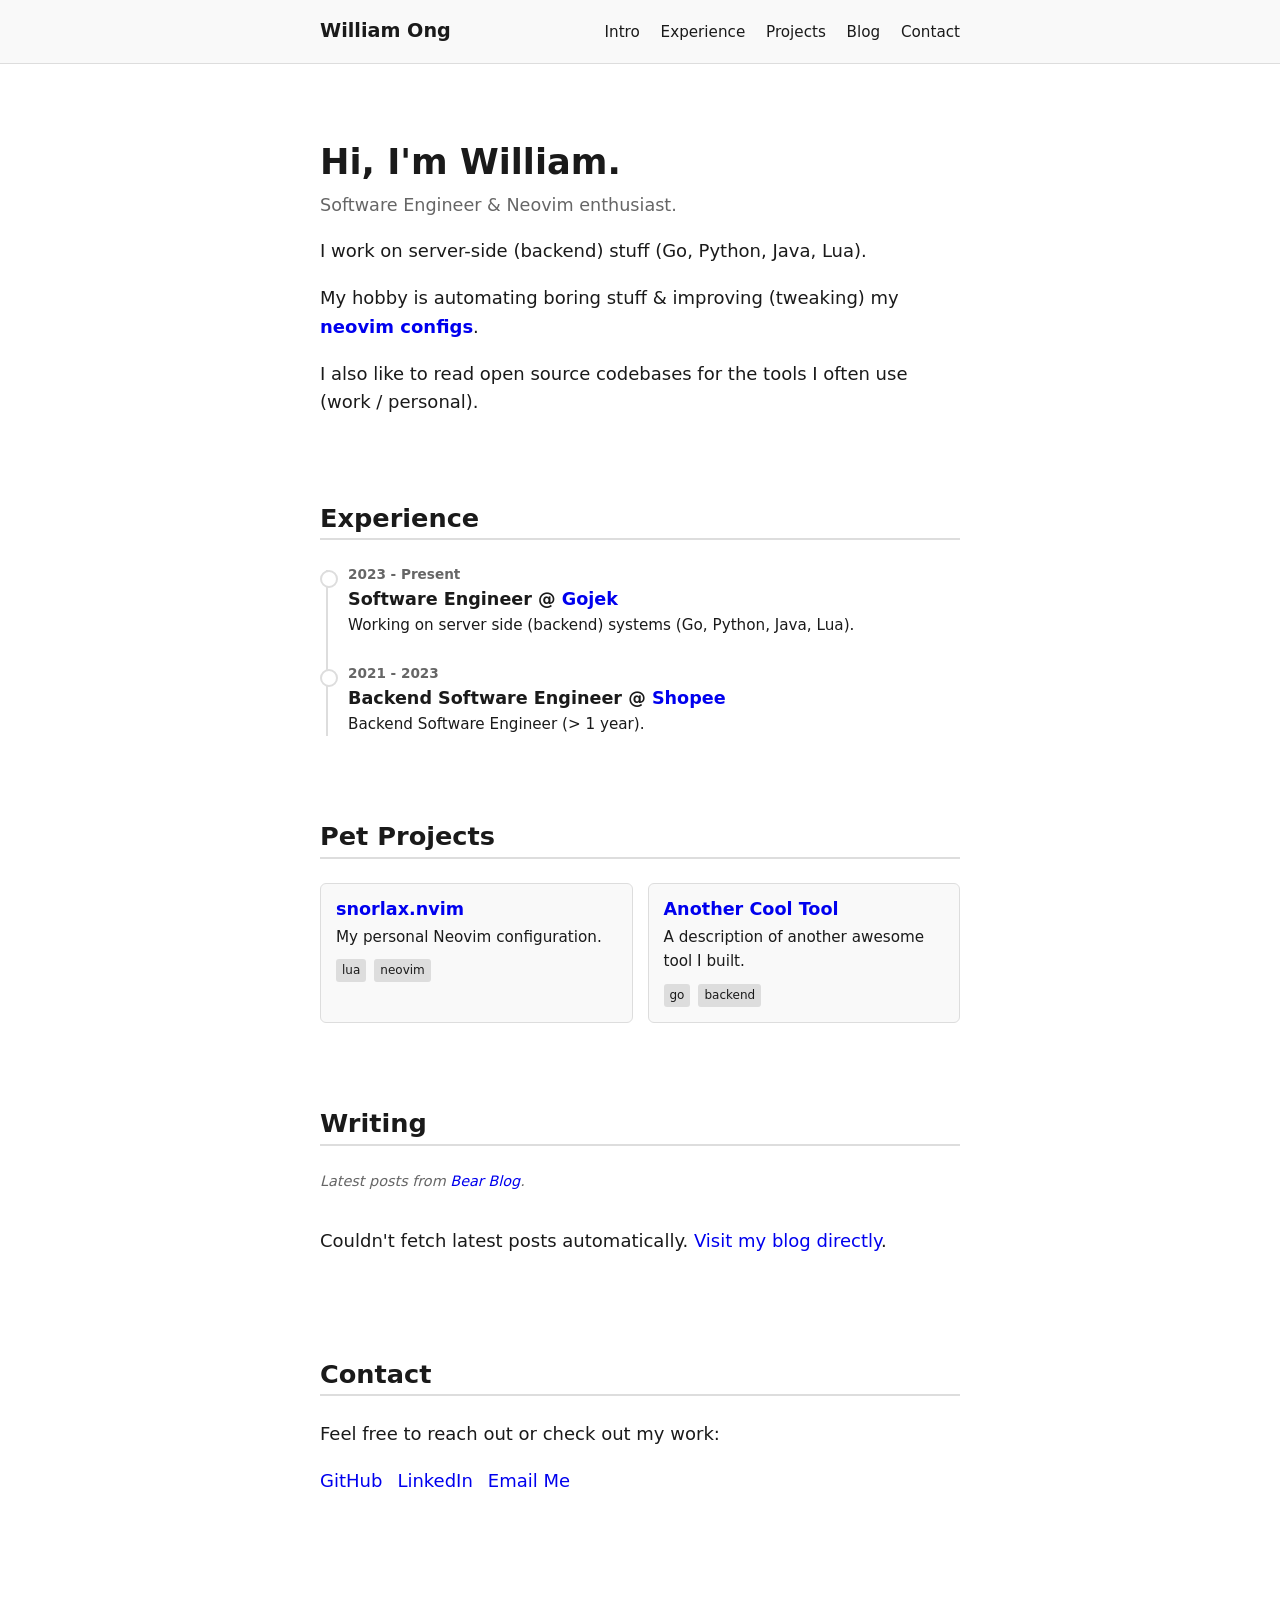
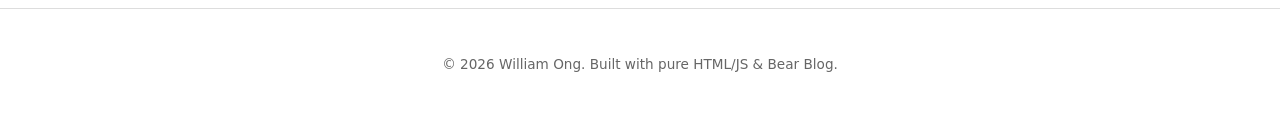
<file: index.html>
<!DOCTYPE html>
<html lang="en">
<head>
  <meta charset="utf-8">
  <meta name="viewport" content="width=device-width, initial-scale=1">
  <title>William Ong | Software Engineer</title>
  <meta name="description" content="William Ong - Software Engineer & Neovim enthusiast.">
  <link rel="stylesheet" href="css/style.css">
  <link href="images/favicon.ico" rel="shortcut icon" type="image/png">
</head>
<body>

  <header>
    <div class="header-container">
      <div class="brand">William Ong</div>
      
      <!-- Desktop Nav -->
      <nav class="desktop-nav">
        <a href="#intro">Intro</a>
        <a href="#experience">Experience</a>
        <a href="#projects">Projects</a>
        <a href="#blog">Blog</a>
        <a href="#contact">Contact</a>
      </nav>

      <!-- Mobile Hamburger Menu (Native HTML) -->
      <details class="mobile-menu">
        <summary>☰</summary>
        <nav class="mobile-nav">
          <a href="#intro">Intro</a>
          <a href="#experience">Experience</a>
          <a href="#projects">Projects</a>
          <a href="#blog">Blog</a>
          <a href="#contact">Contact</a>
        </nav>
      </details>
    </div>
  </header>

  <main>
    <section id="intro">
      <h1>Hi, I'm William.</h1>
      <p class="subtitle">Software Engineer & Neovim enthusiast.</p>
      
      <p>I work on server-side (backend) stuff (Go, Python, Java, Lua).</p>
      <p>My hobby is automating boring stuff & improving (tweaking) my 
        <strong><a href="https://github.com/William9923/snorlax.nvim" target="_blank" rel="noopener">neovim configs</a></strong>.
      </p>
      <p>I also like to read open source codebases for the tools I often use (work / personal).</p>
    </section>

    <section id="experience">
      <h2>Experience</h2>
      <ul class="timeline" id="experience-list">
        <!-- Injected via app.js -->
        <li class="loading">Loading experience...</li>
      </ul>
    </section>

    <section id="projects">
      <h2>Pet Projects</h2>
      <div class="projects-grid" id="projects-list">
        <!-- Injected via app.js -->
        <p class="loading">Loading projects...</p>
      </div>
    </section>

    <section id="blog">
      <h2>Writing</h2>
      <p class="rss-note">Latest posts from <a href="https://williamong.bearblog.dev" target="_blank">Bear Blog</a>.</p>
      <ul class="blog-list" id="blog-list">
        <!-- Injected via app.js -->
        <li class="loading">Loading posts...</li>
      </ul>
    </section>

    <section id="contact">
      <h2>Contact</h2>
      <p>Feel free to reach out or check out my work:</p>
      <ul class="contact-links">
        <li><a href="https://github.com/William9923" target="_blank" rel="noopener">GitHub</a></li>
        <li><a href="https://www.linkedin.com/in/williamong" target="_blank" rel="noopener">LinkedIn</a></li>
        <!-- Update with actual email if you have one -->
        <li><a href="mailto:william@example.com">Email Me</a></li>
      </ul>
    </section>
  </main>

  <footer>
    <p>&copy; 2026 William Ong. Built with pure HTML/JS & Bear Blog.</p>
  </footer>

  <!-- JS Modules to fetch JSON data -->
  <script src="js/app.js"></script>

  <!-- HTML Templates for dynamic rendering -->
  <template id="experience-template">
    <li>
      <div class="timeline-date"></div>
      <div class="timeline-content">
        <h3><span class="role"></span> @ <a class="company" target="_blank" rel="noopener"></a></h3>
        <p class="description"></p>
      </div>
    </li>
  </template>

  <template id="project-template">
    <div class="project-card">
      <h3><a class="project-link" target="_blank" rel="noopener"></a></h3>
      <p class="project-desc"></p>
      <div class="project-tags"></div>
    </div>
  </template>

  <template id="blog-template">
    <li>
      <span class="post-date"></span>
      <a class="post-link" target="_blank" rel="noopener"></a>
    </li>
  </template>

</body>
</html>
</file>
<file: css/style.css>
/* Variables for Light Theme */
:root {
  --bg: #ffffff;
  --text: #1a1a1a;
  --link: #0000ee;
  --link-hover: #000099;
  --border: #dddddd;
  --meta: #666666;
  --bg-secondary: #f9f9f9;
}


/* Base Styles */
* {
  box-sizing: border-box;
}

html {
  scroll-behavior: smooth;
  scroll-padding-top: 5rem;
}

body {
  font-family: "SamsungOne", Roboto, system-ui, -apple-system, BlinkMacSystemFont, "Segoe UI", Helvetica, Arial, sans-serif;
  color: var(--text);
  background-color: var(--bg);
  line-height: 1.6;
  margin: 0;
  padding: 0;
  font-size: 18px;
}

a {
  color: var(--link);
  text-decoration: none;
}
a:hover {
  color: var(--link-hover);
  text-decoration: underline;
}

/* Header & Nav */
header {
  background-color: var(--bg-secondary);
  border-bottom: 1px solid var(--border);
  position: sticky;
  top: 0;
  z-index: 1000;
}

.header-container {
  max-width: 680px;
  margin: 0 auto;
  padding: 1rem 20px;
  display: flex;
  justify-content: space-between;
  align-items: center;
}

.brand {
  font-weight: bold;
  font-size: 1.2rem;
}

.desktop-nav a {
  margin-left: 15px;
  font-size: 0.95rem;
  color: var(--text);
}
.desktop-nav a:hover {
  text-decoration: underline;
}

/* Mobile Nav Native Details Element */
.mobile-menu {
  display: none;
  position: relative;
}
.mobile-menu summary {
  list-style: none;
  cursor: pointer;
  font-weight: bold;
  user-select: none;
}
.mobile-menu summary::-webkit-details-marker {
  display: none;
}
.mobile-nav {
  position: absolute;
  top: 100%;
  right: 0;
  background-color: var(--bg-secondary);
  border: 1px solid var(--border);
  padding: 10px;
  display: flex;
  flex-direction: column;
  min-width: 150px;
  box-shadow: 0 4px 6px rgba(0,0,0,0.1);
  margin-top: 10px;
  border-radius: 4px;
}
.mobile-nav a {
  padding: 8px 10px;
  color: var(--text);
  display: block;
}
.mobile-nav a:hover {
  background-color: var(--border);
}

@media (max-width: 600px) {
  .desktop-nav {
    display: none;
  }
  .mobile-menu {
    display: block;
  }
}

/* Main Container */
main {
  max-width: 680px;
  margin: 0 auto;
  padding: 2rem 20px 4rem 20px;
}

section {
  padding-top: 1rem;
  margin-bottom: 3rem;
}

h1, h2, h3 {
  line-height: 1.2;
}

h1 {
  font-size: 2.2rem;
  margin-bottom: 0.5rem;
}

h2 {
  font-size: 1.6rem;
  border-bottom: 2px solid var(--border);
  padding-bottom: 0.3rem;
  margin-bottom: 1.5rem;
}

.subtitle {
  font-size: 1.1rem;
  color: var(--meta);
  margin-top: 0;
}

/* Experience Timeline */
.timeline {
  list-style-type: none;
  padding: 0;
  margin: 0;
  position: relative;
}
.timeline::before {
  content: "";
  position: absolute;
  top: 6px;
  bottom: 0;
  left: 6px; /* Centers exactly on the 14px dot */
  width: 2px;
  background-color: var(--border);
}
.timeline li {
  margin-bottom: 25px;
  position: relative;
  padding-left: 28px;
}
.timeline li::before {
  content: "";
  position: absolute;
  left: 0;
  top: 6px;
  width: 14px;
  height: 14px;
  border-radius: 50%;
  background-color: var(--bg);
  border: 2px solid var(--border);
  z-index: 1;
}
.timeline-date {
  font-size: 0.85rem;
  color: var(--meta);
  font-weight: bold;
}
.timeline-content h3 {
  margin: 0.2rem 0;
  font-size: 1.1rem;
}
.timeline-content p {
  margin: 0.2rem 0 0 0;
  font-size: 0.95rem;
}

/* Projects Grid/List */
.projects-grid {
  display: grid;
  grid-template-columns: 1fr;
  gap: 15px;
}
@media (min-width: 601px) {
  .projects-grid {
    grid-template-columns: 1fr 1fr;
  }
}
.project-card {
  border: 1px solid var(--border);
  padding: 15px;
  border-radius: 6px;
  background-color: var(--bg-secondary);
}
.project-card h3 {
  margin: 0 0 5px 0;
  font-size: 1.1rem;
}
.project-desc {
  margin: 0 0 10px 0;
  font-size: 0.95rem;
}
.project-tags {
  display: flex;
  gap: 8px;
  flex-wrap: wrap;
}
.tag {
  font-size: 0.75rem;
  background-color: var(--border);
  padding: 2px 6px;
  border-radius: 3px;
  color: var(--text);
}

/* Blog List */
.rss-note {
  font-size: 0.9rem;
  color: var(--meta);
  margin-bottom: 1rem;
  font-style: italic;
}
.blog-list {
  list-style: none;
  padding: 0;
  margin: 0;
}
.blog-list li {
  display: flex;
  align-items: baseline;
  margin-bottom: 12px;
}
.post-date {
  font-size: 0.9rem;
  color: var(--meta);
  min-width: 110px;
  font-family: monospace;
}
.post-link {
  font-size: 1.05rem;
  flex-grow: 1;
}

/* Contact / Footer */
@media (max-width: 600px) {
  .blog-list li {
    flex-direction: column;
    margin-bottom: 20px;
  }
  .post-date {
    font-size: 0.8rem;
    margin-bottom: 5px;
  }
}

.contact-links {
  list-style: none;
  padding: 0;
  display: flex;
  gap: 15px;
}
footer {
  text-align: center;
  padding: 2rem 20px;
  border-top: 1px solid var(--border);
  font-size: 0.85rem;
  color: var(--meta);
}
</file>
